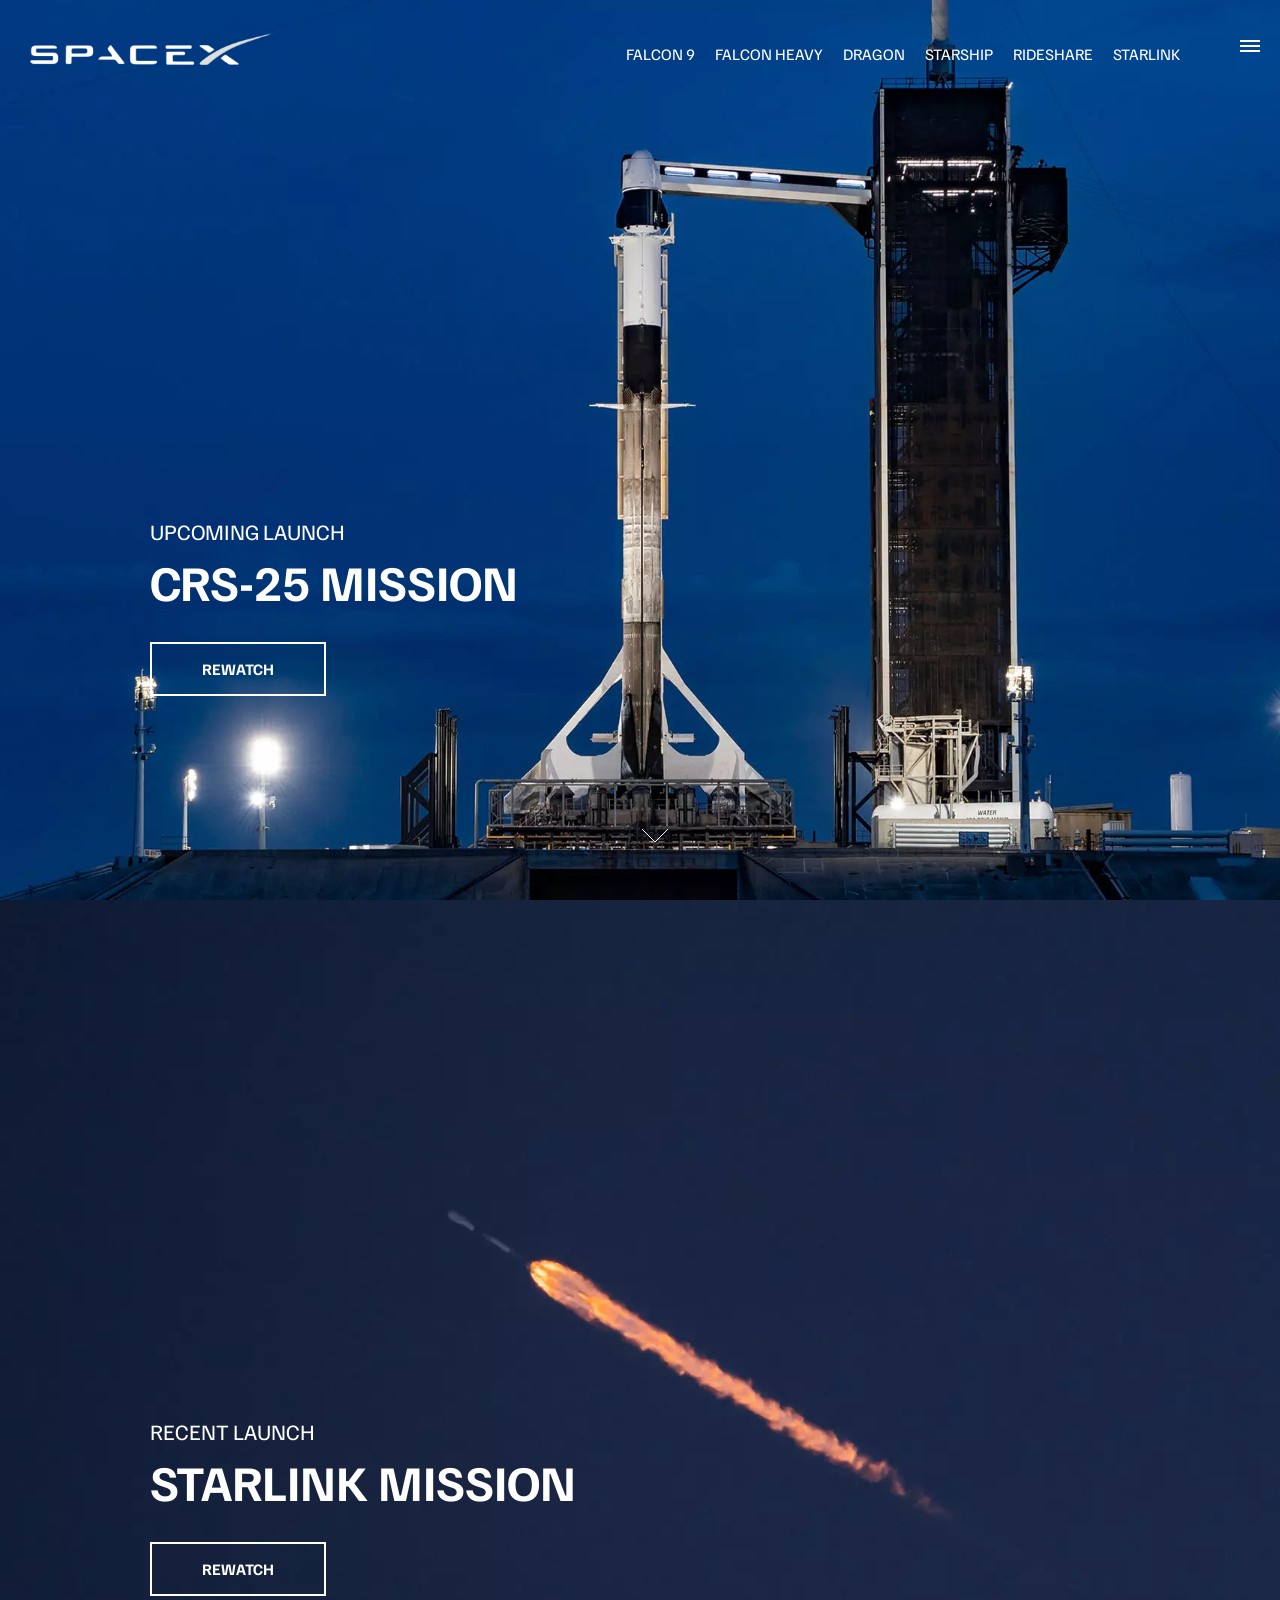
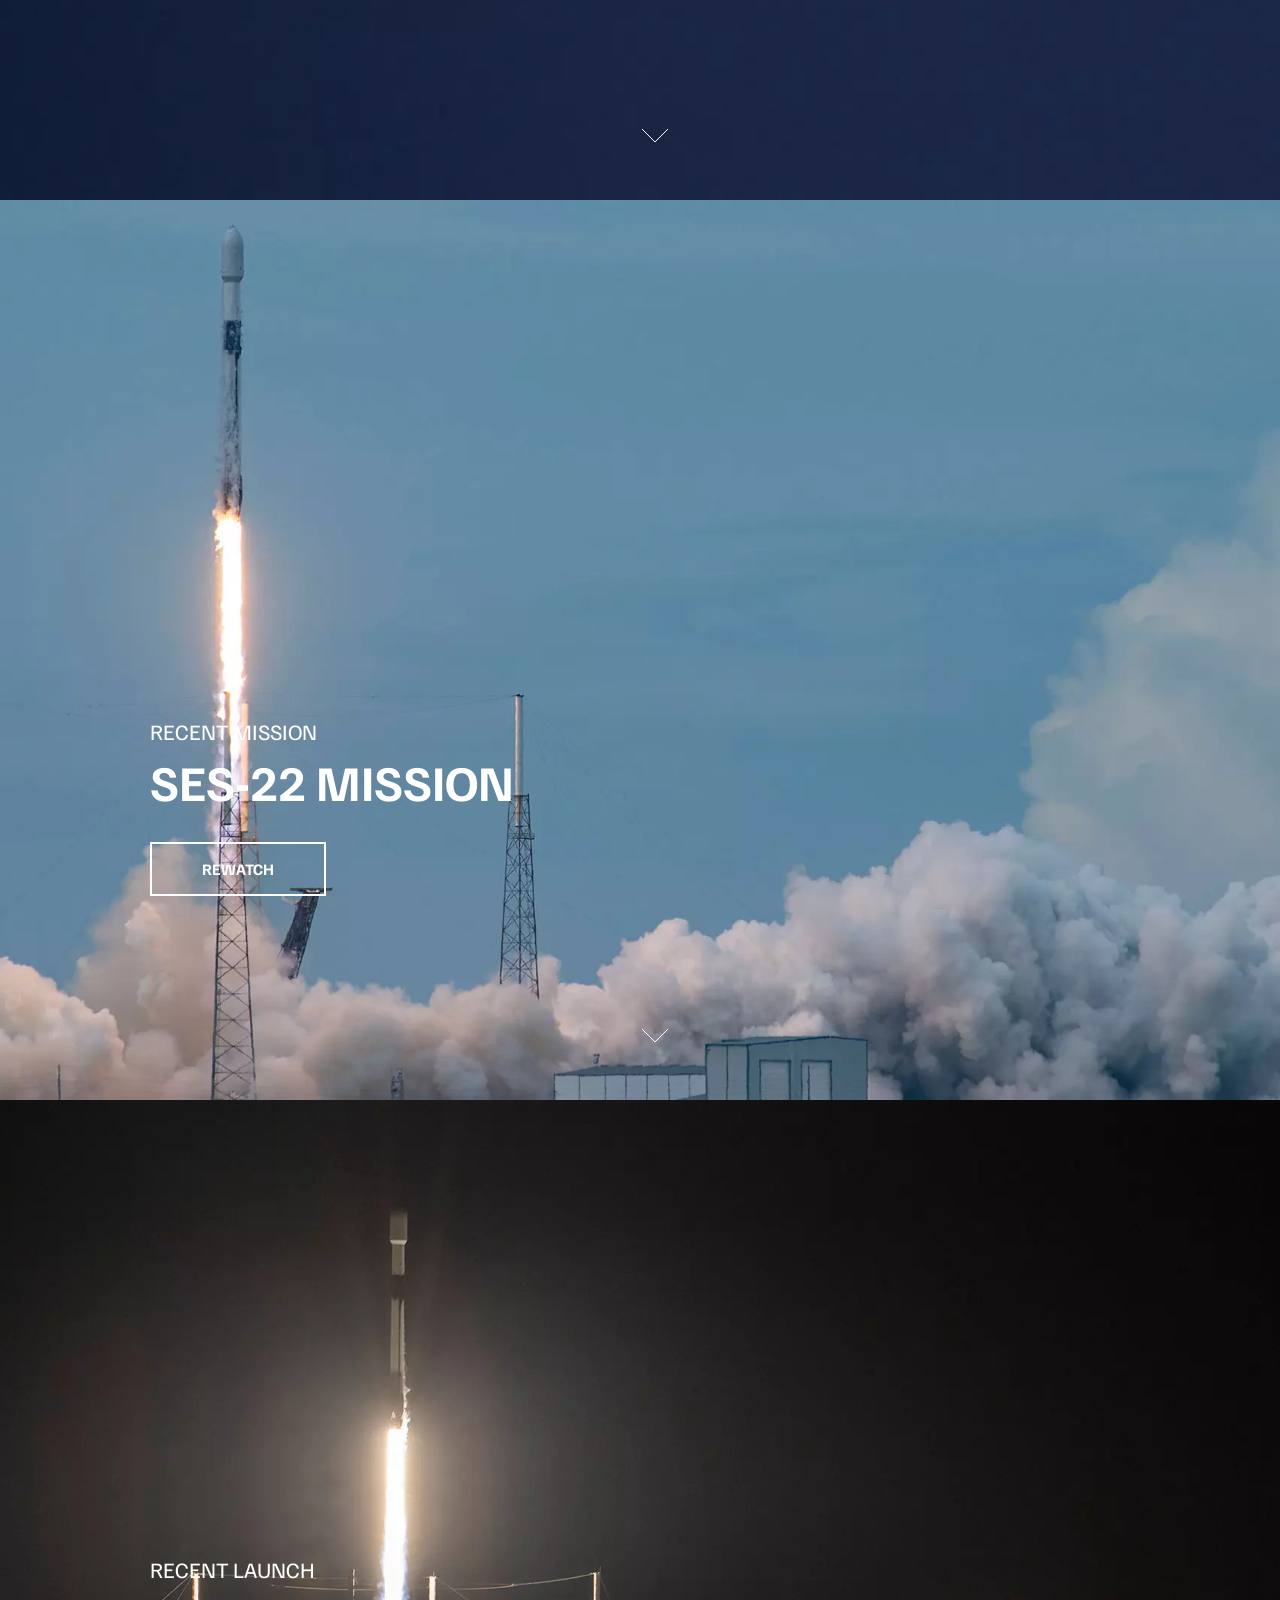
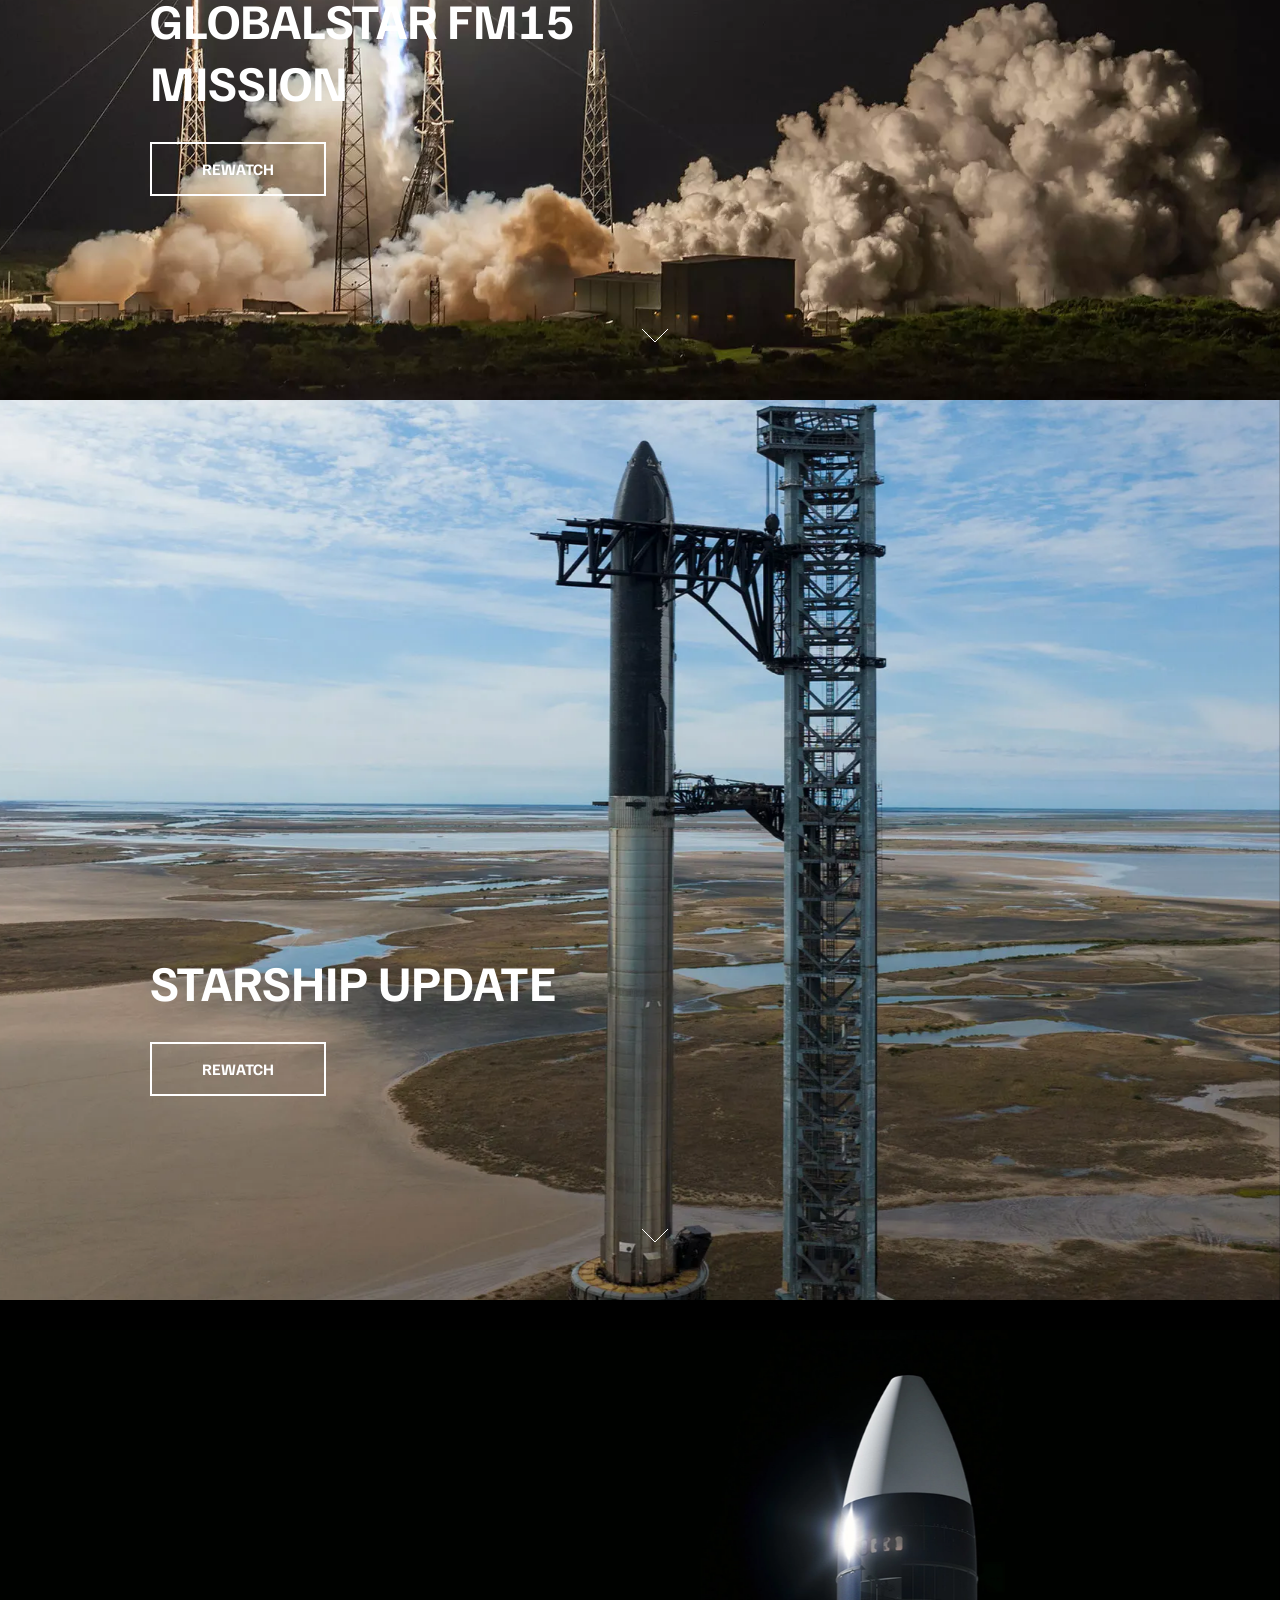
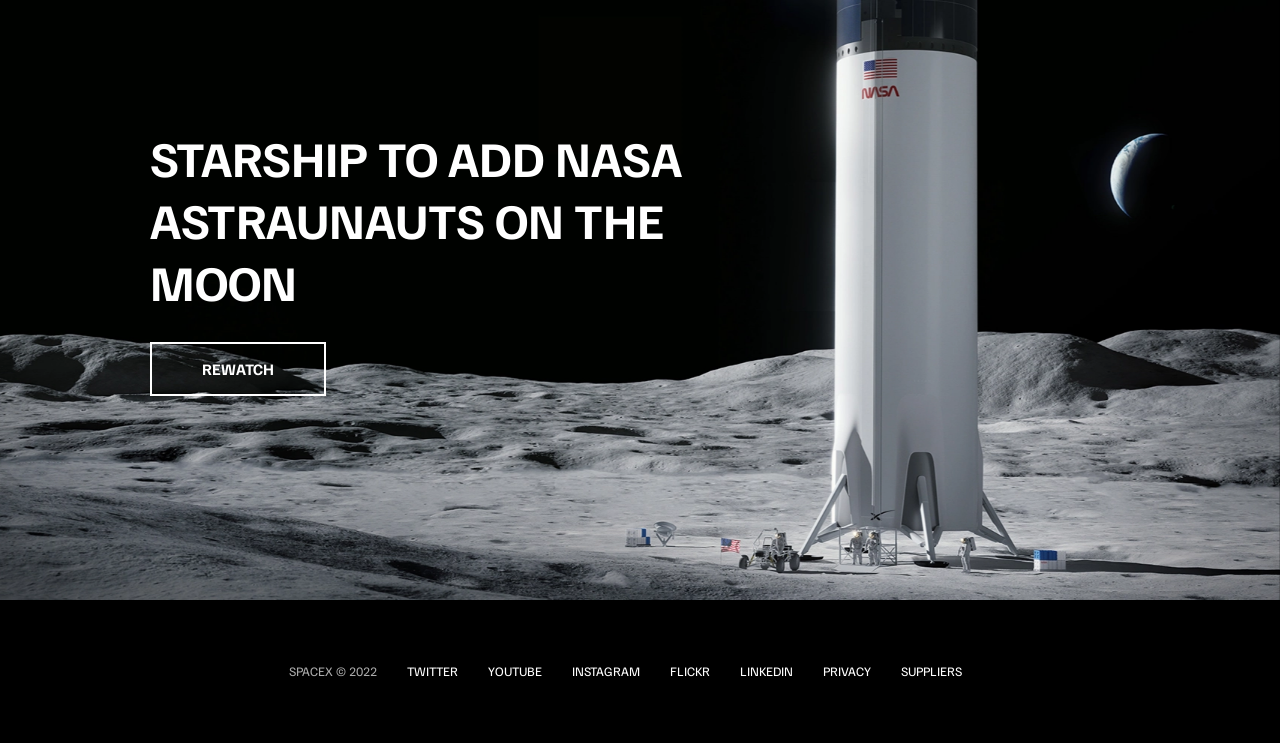
<file: index.html>
<!DOCTYPE html>
<html lang="en">

<head>
    <meta charset="UTF-8">
    <meta http-equiv="X-UA-Compatible" content="IE=edge">
    <meta name="viewport" content="width=device-width, initial-scale=1.0">
    <link rel="stylesheet" href="css/style.css">
    <script src="js/script.js" defer></script>
    <title>SpaceX</title>
</head>

<body>
    <header class="main-header">
        <div class="logo">
            <a href="index.html">
                <img src="img/logo.png" alt="SpaceX">
            </a>
        </div>
        <nav class="desktop-main-menu">
            <ul>
                <li><a href="falcon9.html">Falcon 9</a></li>
                <li><a href="falcon-heavy.html">Falcon Heavy</a></li>
                <li><a href="dragon.html">Dragon</a></li>
                <li><a href="starship.html">Starship</a></li>
                <li><a href="rideshare.html">Rideshare</a></li>
                <li><a href="starlink.html">Starlink</a></li>
            </ul>
        </nav>
    </header>


    <!-- HAMBURGER MENU -->
    <button id="menu-btn" class="hamburger open" type="button">
        <span class="hamburger-top"></span>
        <span class="hamburger-middle"></span>
        <span class="hamburger-bottom"></span>
    </button>

    <!--SECTION A-->
    <section class="section-a">
        <div class="section-inner">
            <h4>Upcoming Launch</h4>
            <h2>CRS-25 Mission</h2>
            <a href="#" class="btn">
                <div class="hover"></div>
                <span>Rewatch</span>
            </a>
        </div>

        <div class="scroll-arrow">
            <svg width="30px" height="20px">
                <path stroke="#ffffff" fill="none" stroke-wide="2px" d="M2.000, 5.000, L15.000, 18.000, L28.000, 5.000">
                </path>
            </svg>
        </div>
    </section>

    <!--SECTION B-->
    <section class="section-b">
        <div class="section-inner">
            <h4>Recent Launch</h4>
            <h2>Starlink Mission</h2>
            <a href="#" class="btn">
                <div class="hover"></div>
                <span>Rewatch</span>
            </a>
        </div>

        <div class="scroll-arrow">
            <svg width="30px" height="20px">
                <path stroke="#ffffff" fill="none" stroke-wide="2px" d="M2.000, 5.000, L15.000, 18.000, L28.000, 5.000">
                </path>
            </svg>
        </div>
    </section>

    <!--SECTION C-->
    <section class="section-c">
        <div class="section-inner">
            <h4>Recent Mission</h4>
            <h2>SES-22 Mission</h2>
            <a href="#" class="btn">
                <div class="hover"></div>
                <span>Rewatch</span>
            </a>
        </div>

        <div class="scroll-arrow">
            <svg width="30px" height="20px">
                <path stroke="#ffffff" fill="none" stroke-wide="2px" d="M2.000, 5.000, L15.000, 18.000, L28.000, 5.000">
                </path>
            </svg>
        </div>
    </section>

    <!--SECTION D-->
    <section class="section-d">
        <div class="section-inner">
            <h4>Recent Launch</h4>
            <h2>Globalstar FM15 Mission</h2>
            <a href="#" class="btn">
                <div class="hover"></div>
                <span>Rewatch</span>
            </a>
        </div>

        <div class="scroll-arrow">
            <svg width="30px" height="20px">
                <path stroke="#ffffff" fill="none" stroke-wide="2px" d="M2.000, 5.000, L15.000, 18.000, L28.000, 5.000">
                </path>
            </svg>
        </div>
    </section>

    <!--SECTION E-->
    <section class="section-e">
        <div class="section-inner">
            <h2>Starship Update</h2>
            <a href="#" class="btn">
                <div class="hover"></div>
                <span>Rewatch</span>
            </a>
        </div>

        <div class="scroll-arrow">
            <svg width="30px" height="20px">
                <path stroke="#ffffff" fill="none" stroke-wide="2px" d="M2.000, 5.000, L15.000, 18.000, L28.000, 5.000">
                </path>
            </svg>
        </div>
    </section>

    <!--SECTION F-->
    <section class="section-f">
        <div class="section-inner">
            <h2>Starship to add NASA astraunauts on the moon</h2>
            <a href="#" class="btn">
                <div class="hover"></div>
                <span>Rewatch</span>
            </a>
        </div>
    </section>

    <footer>
        <ul>
            <li>SpaceX &copy; 2022</li>
            <li><a href="#">Twitter</a></li>
            <li><a href="#">YouTube</a></li>
            <li><a href="#">Instagram</a></li>
            <li><a href="#">Flickr</a></li>
            <li><a href="#">LinkedIn</a></li>
            <li><a href="#">Privacy</a></li>
            <li><a href="#">Suppliers</a></li>
        </ul>
    </footer>
</body>

</html>
</file>
<file: css/style.css>
@import url('https://fonts.googleapis.com/css2?family=Familjen+Grotesk:wght@400;600;700&display=swap');

/* BODY */
*,
*::before,
*::after {
    padding: 0;
    margin: 0;
    box-sizing: border-box;
}

body {
    font-family: 'Familjen Grotesk', sans-serif;
    background-color: #000;
    color: #fff;
}

a {
    text-decoration: none;
    color: #fff;
}

ul {
    list-style: none;
}


/* HEADER & NAVBAR */
.main-header {
    position: fixed;
    top: 0;
    left: 0;
    width: 100%;
    z-index: 3;
    display: flex;
    justify-content: space-between;
    align-items: center;
    text-transform: uppercase;
    height: 110px;
    padding: 0 30px;
}

/* LOGO */

.logo {
    width: 250px;
    height: auto;
}

.logo img {
    display: block;
    width: 100%;
    height: auto;
}

/* DESKTOP MENU */

.desktop-main-menu {
    margin-right: 50px;
}

.desktop-main-menu ul {
    display: flex;
}

.desktop-main-menu ul li {
    position: relative;
    margin-right: 20px;
    padding-bottom: 2px;
}

/* MENU ITEM BOTTOM BORDER */

.desktop-main-menu ul li a::after {
    content: '';
    position: absolute;
    bottom: 0;
    left: 0;
    width: 100%;
    height: 1px;
    background-color: #fff;
    transform: scaleX(0);
    transition: transform 0.6s cubic-bezier(0.19, 1, 0.22, 1);
    transform-origin: right center;
}

.desktop-main-menu ul li a:hover::after {
    transform: scaleX(1);
    transform-origin: left center;
    transition-duration: 0.4s;
}

/* Section*/

section {
    position: relative;
    height: 100vh;
    background-position: center center;
    background-repeat: no-repeat;
    background-size: cover;
    text-transform: uppercase;
}


.section-inner {
    position: absolute;
    bottom: 200px;
    left: 150px;
    max-width: 560px;
}

.section-inner h4 {
    font-size: 22px;
    margin-bottom: 5px;
    font-weight: 300;
    animation: fadeInUp 0.5s ease-in-out;
}

.section-inner h2 {
    font-size: 50px;
    font-weight: 700;
    margin-bottom: 20px;
    animation: fadeInUp 0.5s ease-in-out 0.2s;
    animation-fill-mode: both;
    /* STOPS FROM SHOWING H2 AT THE START OF THE WEBSITE */
}

.section-inner a {
    animation: fadeInUp 0.5s ease-in-out 0.4s;
    animation-fill-mode: both;
    /* STOPS FROM SHOWING BUTTON AT THE START OF THE WEBSITE */
}

/* BACKGROUND IMAGES*/

.section-a {
    background-image: url('../img/section-a.webp');
}

.section-b {
    background-image: url('../img/section-b.webp');
}

.section-c {
    background-image: url('../img/section-c.webp');
}

.section-d {
    background-image: url('../img/section-d.webp');
}

.section-e {
    background-image: url('../img/section-e.webp');
}

.section-f {
    background-image: url('../img/section-f.webp');
}


/* BUTTONS */
.btn {
    position: relative;
    display: inline-block;
    cursor: pointer;
    text-align: center;
    min-width: 130px;
    padding: 15px 50px;
    margin-top: 10px;
    border: 2px solid #fff;
    text-transform: uppercase;
    font-weight: bold;
    overflow: hidden;
    z-index: 2;
}

.btn:hover span {
    color: #000;
}

.btn .hover {
    position: absolute;
    top: 0;
    left: 0;
    width: 100%;
    height: 100%;
    background-color: #fff;
    color: #000;
    z-index: -1;
    transform: translateY(100%);
    transition: transform 0.6s cubic-bezier(0.19, 1, 0.22, 1);

}

.btn:hover .hover {
    transform: translateY(0);
}

.scroll-arrow {
    position: absolute;
    bottom: 40px;
    left: 50%;
    transform: translateY(-50%);
    animation: fadeBounce 5s infinite;
}

/* FOOTER */

footer {
    position: relative;
    padding: 55px;
}

footer ul {
    display: flex;
    justify-content: center;
    align-items: center;
    flex-wrap: wrap;
}

footer ul li {
    margin-right: 30px;
    color: #aaa;
    text-transform: uppercase;
    font-size: 13px;
    line-height: 2.5;
}

footer ul li a {
    color: #fff;
    transition: color 0.6s;
}

footer ul li a:hover {
    color: #aaa;
}

/* HAMBURGER MENU */
.hamburger {
    position: fixed;
    top: 40px;
    right: 20px;
    z-index: 10;
    cursor: pointer;
    width: 20px;
    height: 20px;
    background: none;
    border: none;
}

.hamburger-top,
.hamburger-middle,
.hamburger-bottom {
    position: absolute;
    width: 20px;
    height: 2px;
    top: 0;
    left: 0;
    background: #fff;
}

.hamburger-middle {
    transform: translateY(5px);
}

.hamburger-bottom {
    transform: translateY(10px);
}


/* ANIMATIONS */

@keyframes fadeInUp {

    0% {
        opacity: 0;
        transform: translateY(145px);
    }

    100% {
        opacity: 1;
        transform: translateY(0);
    }
}

@keyframes fadeBounce {

    0%,
    20%,
    50%,
    80%,
    100% {
        opacity: 0;
        transform: translateY(-20px);
    }

    40% {
        opacity: 1;
        transform: translateY(0);
    }

}

/* MEDIA QUERIES */

@media(max-width: 960px) {

    /* desktop main menu */
    .desktop-main-menu {
        display: none;
    }
}

@media(max-width: 600px) {
    .section-inner {
        bottom: 75px;
        left: 20px;
    }

    .section-inner h2 {
        font-size: 35px;
    }

    footer ul li:first-child {
        position: absolute;
        top: 30px;
        left: 50%;
        transform: translate(-50%, -50%);
    }

    footer ul li {
        margin-right: 13px;
    }

    .logo {
        width: 150px;
        margin: auto;
    }
}
</file>
